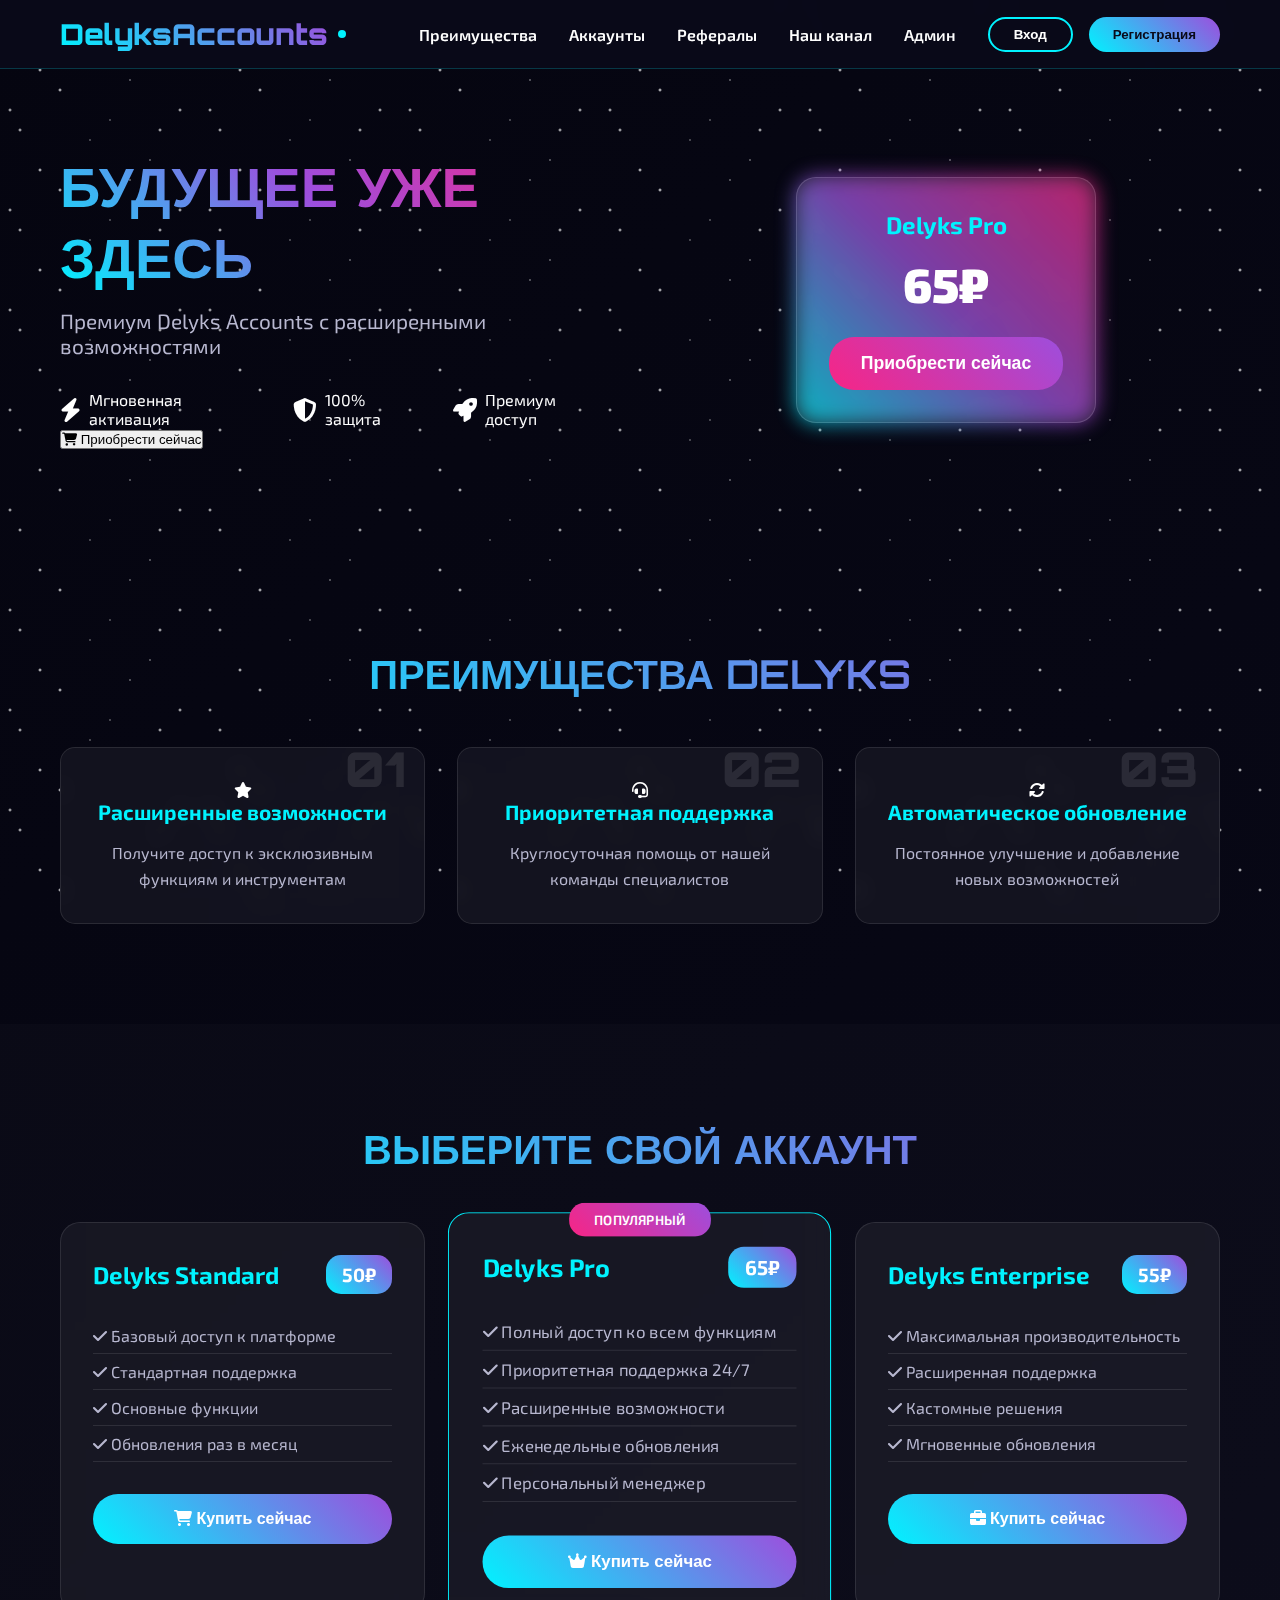
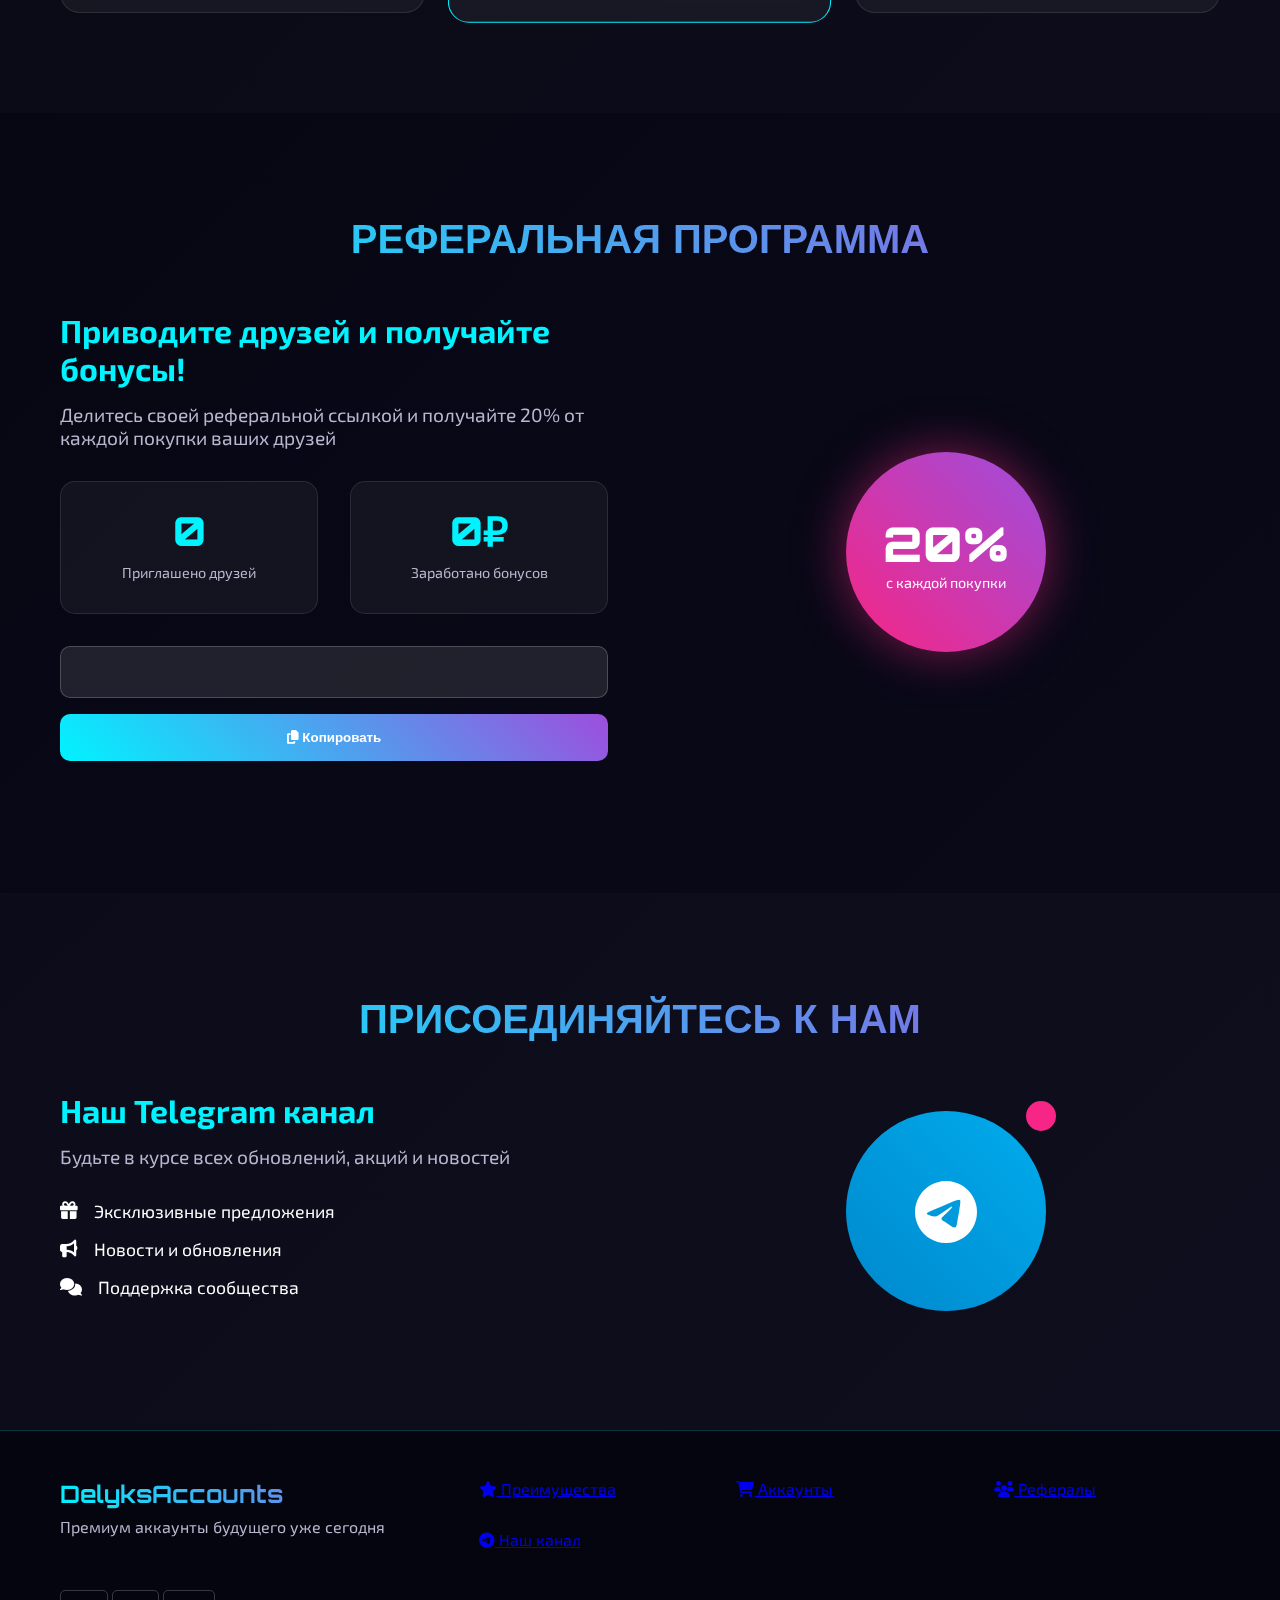
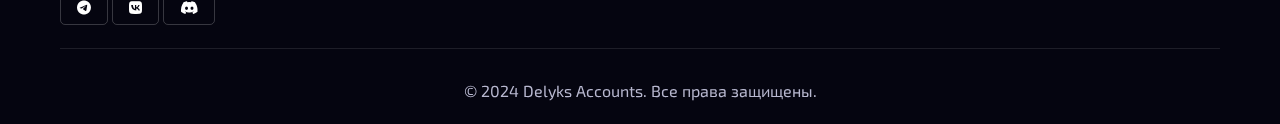
<file: index.html>
<!DOCTYPE html>
<html lang="ru">
<head>
    <meta charset="UTF-8">
    <meta name="viewport" content="width=device-width, initial-scale=1.0">
    <title>Delyks Accounts - Премиум аккаунты будущего</title>
    <link rel="stylesheet" href="css/style.css">
    <link href="https://fonts.googleapis.com/css2?family=Orbitron:wght@400;700;900&family=Exo+2:wght@300;400;600&display=swap" rel="stylesheet">
    <link rel="stylesheet" href="https://cdnjs.cloudflare.com/ajax/libs/font-awesome/6.4.0/css/all.min.css">
</head>
<body>
    <div id="particles-js"></div>
    <div class="stars"></div>
    <div class="comet"></div>
    
    <!-- Mobile Menu Button -->
    <div class="mobile-menu-btn" id="mobileMenuBtn">
        <span></span>
        <span></span>
        <span></span>
    </div>

    <!-- Header -->
    <header class="cosmic-header">
        <div class="container">
            <div class="logo">
                <h1>Delyks<span>Accounts</span></h1>
                <div class="pulse"></div>
            </div>
            <nav class="nav-menu" id="navMenu">
                <a href="#features" class="nav-link">Преимущества</a>
                <a href="#products" class="nav-link">Аккаунты</a>
                <a href="#referral" class="nav-link">Рефералы</a>
                <a href="#channel" class="nav-link">Наш канал</a>
                <a href="#" class="nav-link" id="admin-access">Админ</a>
                <div class="auth-buttons" id="authButtons">
                    <button class="btn-login" id="loginBtn">Вход</button>
                    <button class="btn-register" id="registerBtn">Регистрация</button>
                </div>
            </nav>
        </div>
    </header>

    <!-- Hero Section -->
    <section class="hero">
        <div class="container">
            <div class="hero-content">
                <div class="hero-text">
                    <h2 class="glowing-text">БУДУЩЕЕ <span>УЖЕ ЗДЕСЬ</span></h2>
                    <p class="hero-subtitle">Премиум Delyks Accounts с расширенными возможностями</p>
                    <div class="hero-features">
                        <div class="feature-item">
                            <div class="feature-icon"><i class="fas fa-bolt"></i></div>
                            <span>Мгновенная активация</span>
                        </div>
                        <div class="feature-item">
                            <div class="feature-icon"><i class="fas fa-shield-alt"></i></div>
                            <span>100% защита</span>
                        </div>
                        <div class="feature-item">
                            <div class="feature-icon"><i class="fas fa-rocket"></i></div>
                            <span>Премиум доступ</span>
                        </div>
                    </div>
                    <button class="btn-buy-mobile" id="heroBuyBtnMobile">
                        <i class="fas fa-shopping-cart"></i>
                        Приобрести сейчас
                    </button>
                </div>
                <div class="hero-visual">
                    <div class="floating-card">
                        <div class="card-glow"></div>
                        <h3>Delyks Pro</h3>
                        <div class="price">65₽</div>
                        <button class="btn-buy" id="heroBuyBtn">Приобрести сейчас</button>
                    </div>
                </div>
            </div>
        </div>
    </section>

    <!-- Features Section -->
    <section id="features" class="features">
        <div class="container">
            <h2 class="section-title">ПРЕИМУЩЕСТВА DELYKS</h2>
            <div class="features-grid">
                <div class="feature-card">
                    <div class="feature-number">01</div>
                    <div class="feature-icon-card"><i class="fas fa-star"></i></div>
                    <h3>Расширенные возможности</h3>
                    <p>Получите доступ к эксклюзивным функциям и инструментам</p>
                </div>
                <div class="feature-card">
                    <div class="feature-number">02</div>
                    <div class="feature-icon-card"><i class="fas fa-headset"></i></div>
                    <h3>Приоритетная поддержка</h3>
                    <p>Круглосуточная помощь от нашей команды специалистов</p>
                </div>
                <div class="feature-card">
                    <div class="feature-number">03</div>
                    <div class="feature-icon-card"><i class="fas fa-sync-alt"></i></div>
                    <h3>Автоматическое обновление</h3>
                    <p>Постоянное улучшение и добавление новых возможностей</p>
                </div>
            </div>
        </div>
    </section>

    <!-- Products Section -->
    <section id="products" class="products">
        <div class="container">
            <h2 class="section-title">ВЫБЕРИТЕ СВОЙ АККАУНТ</h2>
            <div class="products-grid">
                <div class="product-card">
                    <div class="card-header">
                        <h3>Delyks Standard</h3>
                        <div class="price-tag">50₽</div>
                    </div>
                    <ul class="features-list">
                        <li><i class="fas fa-check"></i> Базовый доступ к платформе</li>
                        <li><i class="fas fa-check"></i> Стандартная поддержка</li>
                        <li><i class="fas fa-check"></i> Основные функции</li>
                        <li><i class="fas fa-check"></i> Обновления раз в месяц</li>
                    </ul>
                    <button class="btn-buy-product" data-product="standard" data-price="50">
                        <i class="fas fa-shopping-cart"></i>
                        Купить сейчас
                    </button>
                </div>
                
                <div class="product-card featured">
                    <div class="popular-badge">ПОПУЛЯРНЫЙ</div>
                    <div class="card-header">
                        <h3>Delyks Pro</h3>
                        <div class="price-tag">65₽</div>
                    </div>
                    <ul class="features-list">
                        <li><i class="fas fa-check"></i> Полный доступ ко всем функциям</li>
                        <li><i class="fas fa-check"></i> Приоритетная поддержка 24/7</li>
                        <li><i class="fas fa-check"></i> Расширенные возможности</li>
                        <li><i class="fas fa-check"></i> Еженедельные обновления</li>
                        <li><i class="fas fa-check"></i> Персональный менеджер</li>
                    </ul>
                    <button class="btn-buy-product" data-product="pro" data-price="65">
                        <i class="fas fa-crown"></i>
                        Купить сейчас
                    </button>
                </div>
                
                <div class="product-card">
                    <div class="card-header">
                        <h3>Delyks Enterprise</h3>
                        <div class="price-tag">55₽</div>
                    </div>
                    <ul class="features-list">
                        <li><i class="fas fa-check"></i> Максимальная производительность</li>
                        <li><i class="fas fa-check"></i> Расширенная поддержка</li>
                        <li><i class="fas fa-check"></i> Кастомные решения</li>
                        <li><i class="fas fa-check"></i> Мгновенные обновления</li>
                    </ul>
                    <button class="btn-buy-product" data-product="enterprise" data-price="55">
                        <i class="fas fa-briefcase"></i>
                        Купить сейчас
                    </button>
                </div>
            </div>
        </div>
    </section>

    <!-- Referral Section -->
    <section id="referral" class="referral">
        <div class="container">
            <h2 class="section-title">РЕФЕРАЛЬНАЯ ПРОГРАММА</h2>
            <div class="referral-content">
                <div class="referral-info">
                    <h3>Приводите друзей и получайте бонусы!</h3>
                    <p>Делитесь своей реферальной ссылкой и получайте 20% от каждой покупки ваших друзей</p>
                    <div class="referral-stats" id="referralStats">
                        <div class="stat-item">
                            <div class="stat-number">0</div>
                            <div class="stat-label">Приглашено друзей</div>
                        </div>
                        <div class="stat-item">
                            <div class="stat-number">0₽</div>
                            <div class="stat-label">Заработано бонусов</div>
                        </div>
                    </div>
                    <div class="referral-link-container">
                        <input type="text" id="referralLink" readonly class="referral-input">
                        <button class="btn-copy" id="copyReferralBtn">
                            <i class="fas fa-copy"></i>
                            Копировать
                        </button>
                    </div>
                </div>
                <div class="referral-visual">
                    <div class="bonus-circle">
                        <div class="bonus-text">20%</div>
                        <div class="bonus-label">с каждой покупки</div>
                    </div>
                </div>
            </div>
        </div>
    </section>

    <!-- Channel Section -->
    <section id="channel" class="channel">
        <div class="container">
            <h2 class="section-title">ПРИСОЕДИНЯЙТЕСЬ К НАМ</h2>
            <div class="channel-content">
                <div class="channel-info">
                    <h3>Наш Telegram канал</h3>
                    <p>Будьте в курсе всех обновлений, акций и новостей</p>
                    <div class="channel-features">
                        <div class="channel-feature">
                            <i class="fas fa-gift"></i>
                            <span>Эксклюзивные предложения</span>
                        </div>
                        <div class="channel-feature">
                            <i class="fas fa-bullhorn"></i>
                            <span>Новости и обновления</span>
                        </div>
                        <div class="channel-feature">
                            <i class="fas fa-comments"></i>
                            <span>Поддержка сообщества</span>
                        </div>
                    </div>
                    <a href="#" id="channelLink" class="btn-channel" target="_blank">
                        <i class="fab fa-telegram"></i>
                        ПЕРЕЙТИ В КАНАЛ
                    </a>
                </div>
                <div class="channel-visual">
                    <div class="telegram-icon">
                        <div class="tg-logo"><i class="fab fa-telegram"></i></div>
                        <div class="signal"></div>
                    </div>
                </div>
            </div>
        </div>
    </section>

    <!-- Footer -->
    <footer class="cosmic-footer">
        <div class="container">
            <div class="footer-content">
                <div class="footer-logo">
                    <h3>Delyks<span>Accounts</span></h3>
                    <p>Премиум аккаунты будущего уже сегодня</p>
                </div>
                <div class="footer-links">
                    <a href="#features"><i class="fas fa-star"></i> Преимущества</a>
                    <a href="#products"><i class="fas fa-shopping-cart"></i> Аккаунты</a>
                    <a href="#referral"><i class="fas fa-users"></i> Рефералы</a>
                    <a href="#channel"><i class="fab fa-telegram"></i> Наш канал</a>
                </div>
                <div class="footer-social">
                    <a href="#" class="social-link"><i class="fab fa-telegram"></i></a>
                    <a href="#" class="social-link"><i class="fab fa-vk"></i></a>
                    <a href="#" class="social-link"><i class="fab fa-discord"></i></a>
                </div>
            </div>
            <div class="footer-bottom">
                <p>&copy; 2024 Delyks Accounts. Все права защищены.</p>
            </div>
        </div>
    </footer>

    <!-- Auth Modals -->
    <div id="loginModal" class="modal">
        <div class="modal-content cosmic-modal">
            <span class="close">&times;</span>
            <h2><i class="fas fa-sign-in-alt"></i> ВХОД В СИСТЕМУ</h2>
            <form id="loginForm">
                <div class="input-group">
                    <i class="fas fa-envelope"></i>
                    <input type="email" placeholder="Email" required>
                </div>
                <div class="input-group">
                    <i class="fas fa-lock"></i>
                    <input type="password" placeholder="Пароль" required>
                </div>
                <button type="submit">
                    <i class="fas fa-sign-in-alt"></i>
                    ВОЙТИ
                </button>
            </form>
        </div>
    </div>

    <div id="registerModal" class="modal">
        <div class="modal-content cosmic-modal">
            <span class="close">&times;</span>
            <h2><i class="fas fa-user-plus"></i> РЕГИСТРАЦИЯ</h2>
            <form id="registerForm">
                <div class="input-group">
                    <i class="fas fa-user"></i>
                    <input type="text" placeholder="Имя" required>
                </div>
                <div class="input-group">
                    <i class="fas fa-envelope"></i>
                    <input type="email" placeholder="Email" required>
                </div>
                <div class="input-group">
                    <i class="fas fa-lock"></i>
                    <input type="password" placeholder="Пароль" required>
                </div>
                <div class="form-group">
                    <label><i class="fas fa-user-friends"></i> Реферальный код (если есть):</label>
                    <div class="input-group">
                        <i class="fas fa-tag"></i>
                        <input type="text" id="referralCodeInput" placeholder="Введите код друга">
                    </div>
                </div>
                <button type="submit">
                    <i class="fas fa-user-plus"></i>
                    ЗАРЕГИСТРИРОВАТЬСЯ
                </button>
            </form>
        </div>
    </div>

    <!-- Purchase Modal -->
    <div id="purchaseModal" class="modal">
        <div class="modal-content cosmic-modal">
            <span class="close">&times;</span>
            <h2 id="purchaseTitle"><i class="fas fa-shopping-cart"></i> ОФОРМЛЕНИЕ ПОКУПКИ</h2>
            <div class="purchase-info">
                <div class="selected-product">
                    <h3 id="selectedProductName">Delyks Pro</h3>
                    <div class="product-price">
                        <span id="originalPrice" class="original-price">65₽</span>
                        <span id="selectedProductPrice" class="final-price">65₽</span>
                    </div>
                </div>
                
                <!-- Promo Code Section -->
                <div class="promo-section">
                    <div class="form-group">
                        <label><i class="fas fa-ticket-alt"></i> Промокод:</label>
                        <div class="promo-input-group">
                            <input type="text" id="promoCodeInput" placeholder="Введите промокод">
                            <button type="button" id="applyPromoBtn">Применить</button>
                        </div>
                        <div id="promoMessage" class="promo-message"></div>
                    </div>
                </div>

                <div class="card-info">
                    <h3><i class="fas fa-credit-card"></i> Переведите <span id="paymentAmount">65₽</span> на карту:</h3>
                    <div class="card-number">2204 3204 9941 5372</div>
                    <p>После оплаты прикрепите скриншот перевода</p>
                </div>
                <form id="paymentForm">
                    <div class="form-group">
                        <label><i class="fas fa-image"></i> Скриншот перевода:</label>
                        <input type="file" id="screenshot" accept="image/*" required>
                    </div>
                    <div class="form-group">
                        <label><i class="fab fa-telegram"></i> Ваш Telegram username:</label>
                        <div class="input-group">
                            <i class="fas fa-at"></i>
                            <input type="text" id="telegramUsername" placeholder="@username" required>
                        </div>
                    </div>
                    <button type="submit">
                        <i class="fas fa-paper-plane"></i>
                        ОТПРАВИТЬ ДАННЫЕ
                    </button>
                </form>
            </div>
        </div>
    </div>

    <!-- Admin Access Modal -->
    <div id="adminAccessModal" class="modal">
        <div class="modal-content cosmic-modal">
            <span class="close">&times;</span>
            <h2><i class="fas fa-lock"></i> ДОСТУП К АДМИН ПАНЕЛИ</h2>
            <form id="adminAccessForm">
                <div class="input-group">
                    <i class="fas fa-key"></i>
                    <input type="text" id="adminPasswordInput" placeholder="Введите код доступа" required>
                </div>
                <button type="submit">
                    <i class="fas fa-check"></i>
                    ПОДТВЕРДИТЬ
                </button>
            </form>
            <div class="password-hint">
                <p><i class="fas fa-info-circle"></i> Подсказка: пароль чувствителен к регистру</p>
            </div>
        </div>
    </div>

    <!-- User Profile Modal -->
    <div id="profileModal" class="modal">
        <div class="modal-content cosmic-modal">
            <span class="close">&times;</span>
            <h2><i class="fas fa-user"></i> ВАШ ПРОФИЛЬ</h2>
            <div class="profile-info">
                <div class="profile-stats">
                    <div class="profile-stat">
                        <span class="stat-label">Рефералов:</span>
                        <span class="stat-value" id="profileReferrals">0</span>
                    </div>
                    <div class="profile-stat">
                        <span class="stat-label">Заработано:</span>
                        <span class="stat-value" id="profileEarnings">0₽</span>
                    </div>
                </div>
                <div class="referral-link-container">
                    <label><i class="fas fa-link"></i> Ваша реферальная ссылка:</label>
                    <input type="text" id="profileReferralLink" readonly class="referral-input">
                    <button class="btn-copy" id="copyProfileReferralBtn">
                        <i class="fas fa-copy"></i>
                        Копировать
                    </button>
                </div>
            </div>
        </div>
    </div>

    <!-- Mobile Navigation Overlay -->
    <div class="mobile-nav-overlay" id="mobileNavOverlay"></div>

    <script src="js/particles.js"></script>
    <script src="js/main.js"></script>
</body>
</html>
</file>
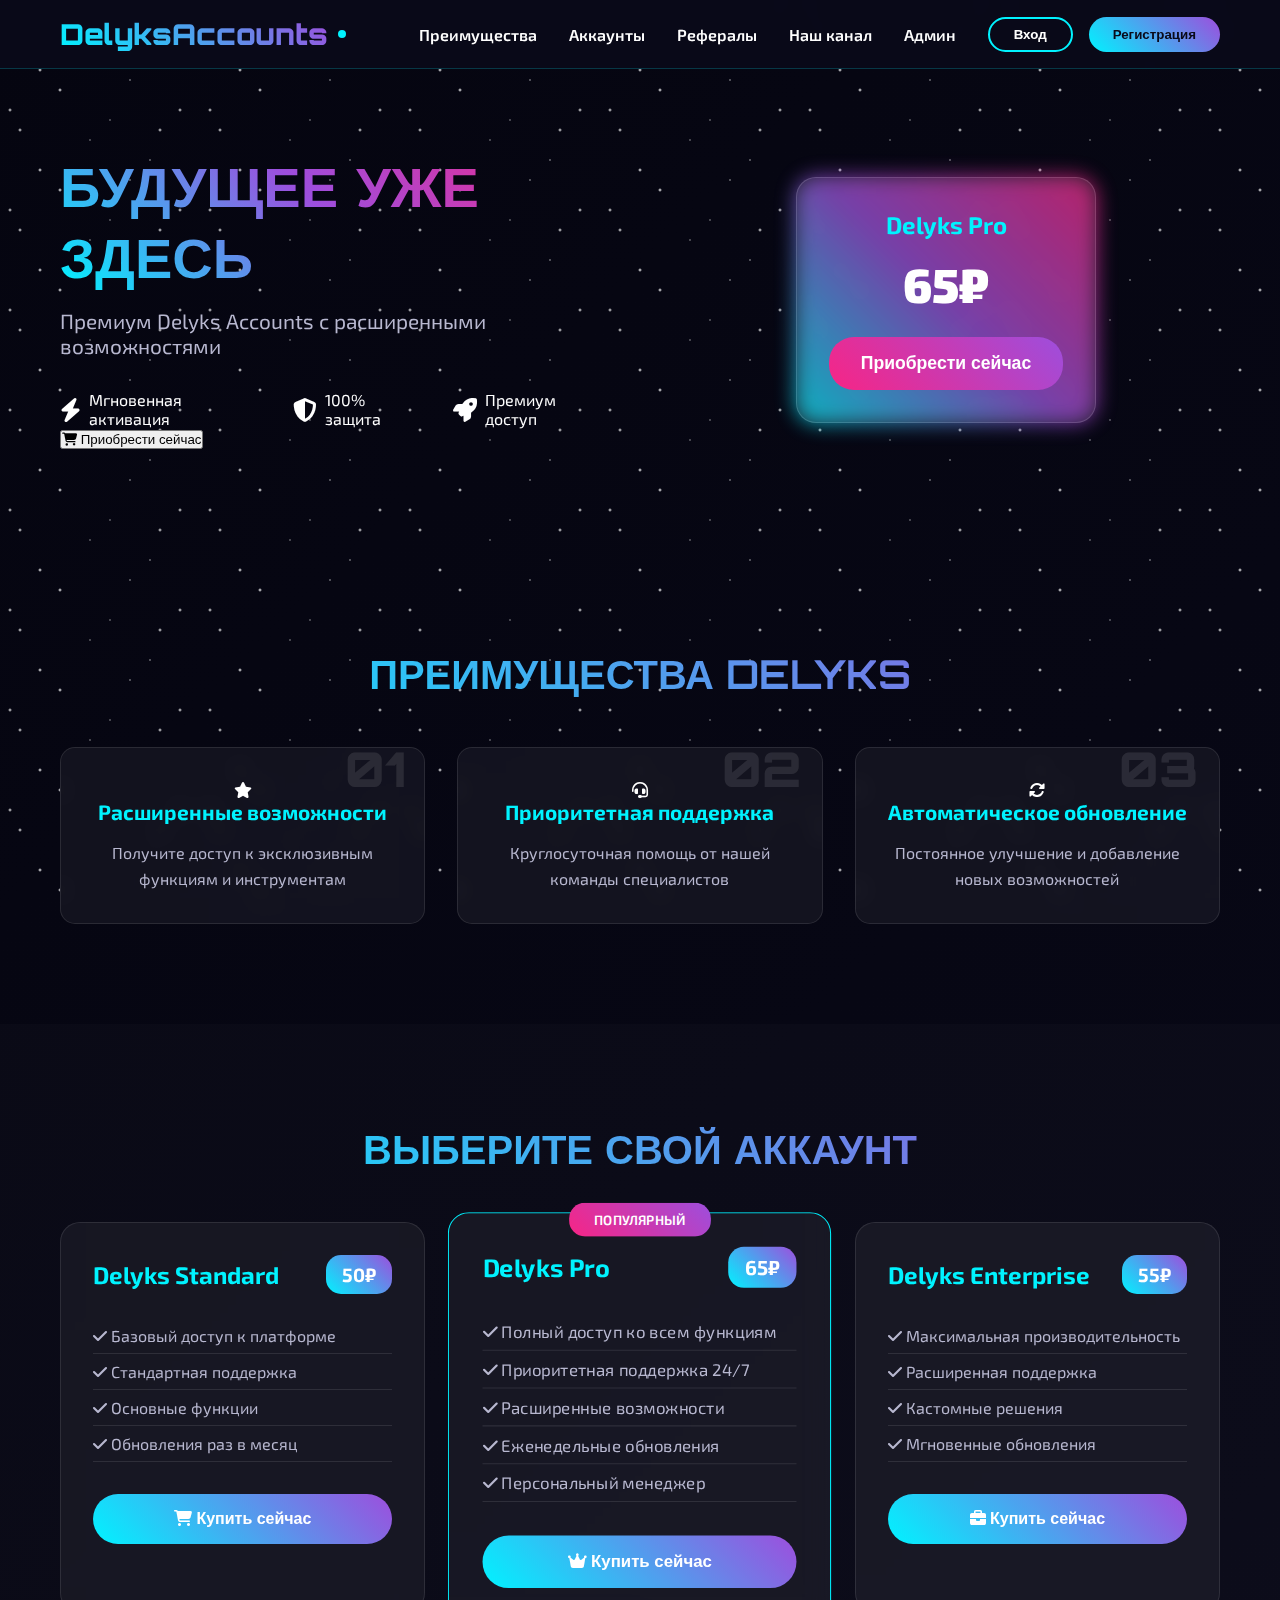
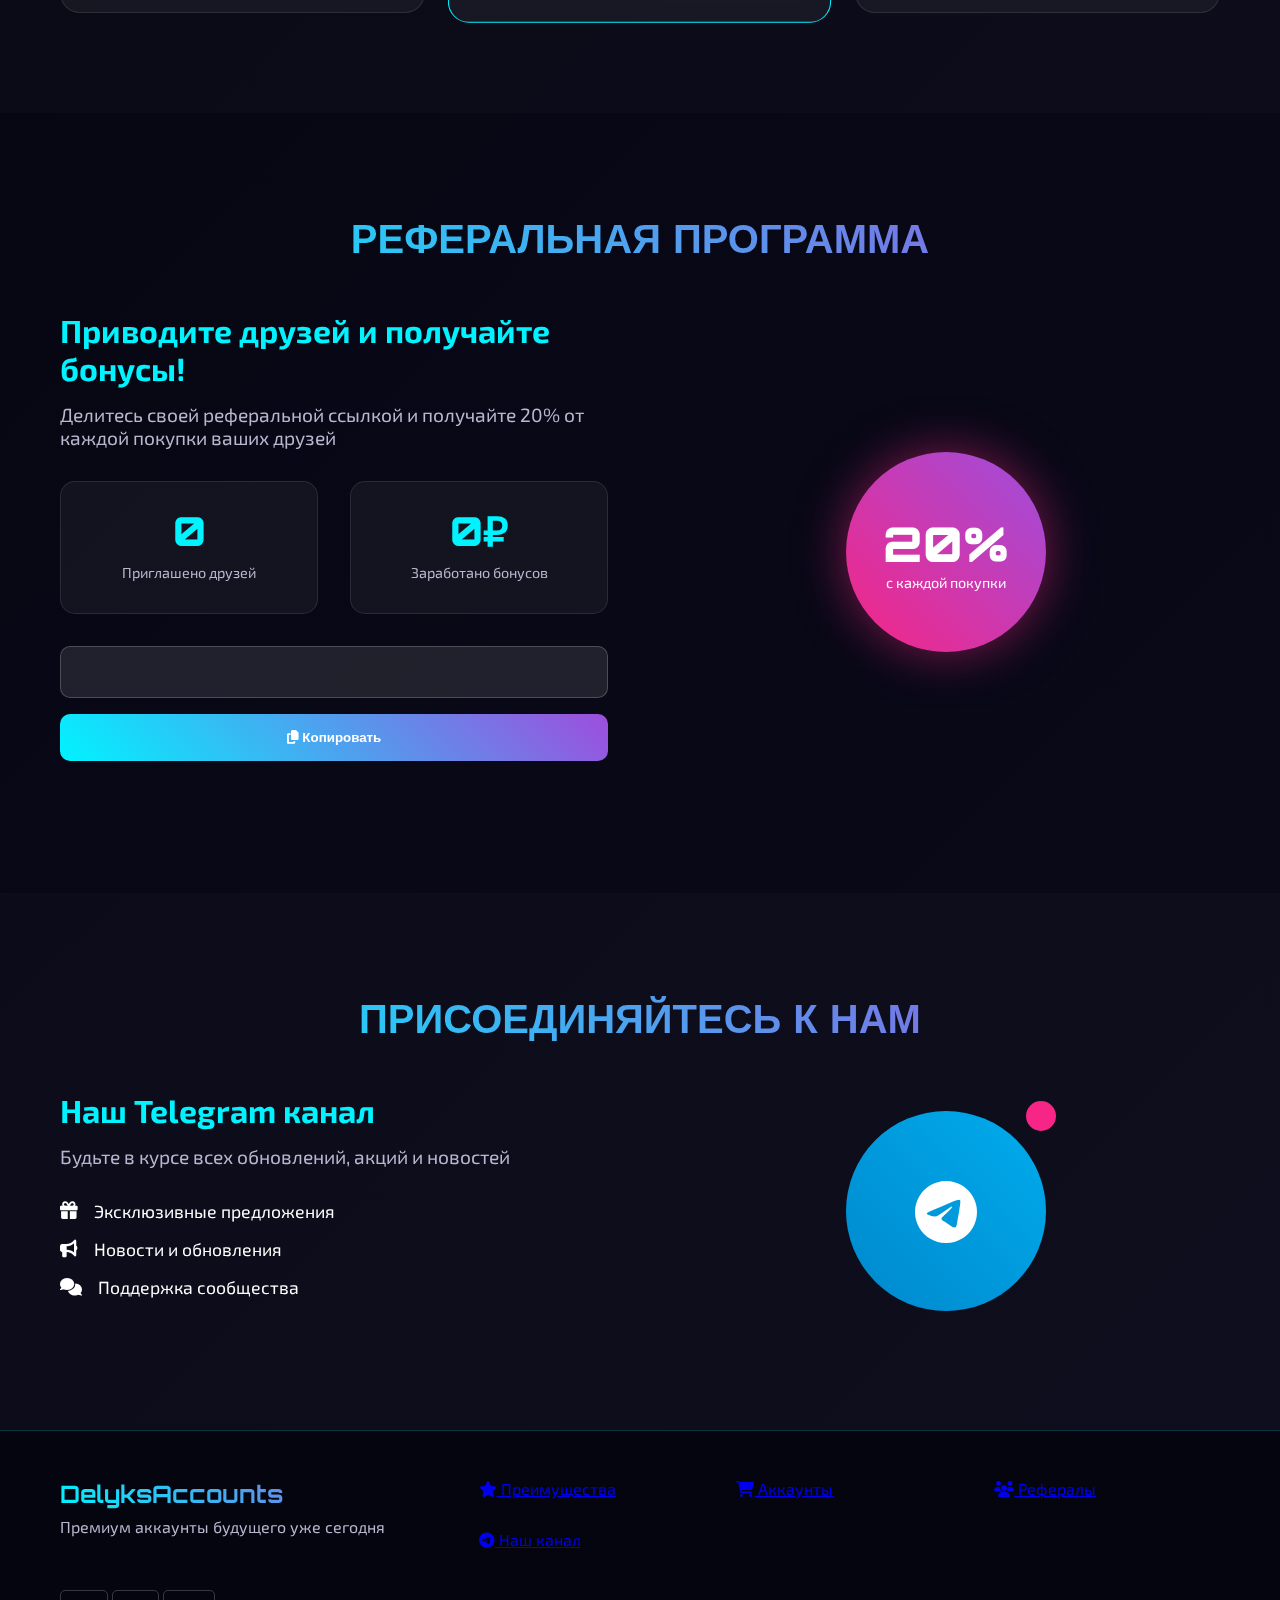
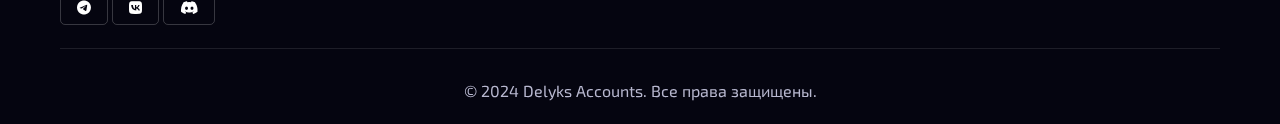
<file: admin.html>
<!DOCTYPE html>
<html lang="ru">
<head>
    <meta charset="UTF-8">
    <meta name="viewport" content="width=device-width, initial-scale=1.0">
    <title>Admin Panel - Delyks Accounts</title>
    <link rel="stylesheet" href="css/admin.css">
    <link href="https://fonts.googleapis.com/css2?family=Orbitron:wght@400;700;900&family=Exo+2:wght@300;400;600&display=swap" rel="stylesheet">
    <link rel="stylesheet" href="https://cdnjs.cloudflare.com/ajax/libs/font-awesome/6.4.0/css/all.min.css">
</head>
<body>
    <div id="particles-js"></div>
    <div class="stars"></div>
    
    <div class="admin-container">
        <header class="admin-header">
            <h1>Панель управления <span>Delyks Accounts</span></h1>
            <button id="logoutAdmin" class="btn-logout">
                <i class="fas fa-sign-out-alt"></i>
                Выйти
            </button>
        </header>

        <!-- Settings Section -->
        <div class="admin-settings">
            <h2><i class="fas fa-cog"></i> Настройки сайта</h2>
            <div class="settings-grid">
                <div class="setting-card">
                    <h3><i class="fab fa-telegram"></i> Ссылка на Telegram канал</h3>
                    <div class="setting-form">
                        <input type="text" id="channelLinkInput" placeholder="https://t.me/your_channel">
                        <button onclick="saveChannelLink()">Сохранить ссылку</button>
                    </div>
                    <p class="setting-description">Эта ссылка будет отображаться на главной странице</p>
                </div>
                
                <div class="setting-card">
                    <h3><i class="fas fa-tags"></i> Цены на аккаунты</h3>
                    <div class="price-settings">
                        <div class="price-input">
                            <label>Standard:</label>
                            <input type="number" id="priceStandard" value="50" min="1">
                            <span>₽</span>
                        </div>
                        <div class="price-input">
                            <label>Pro:</label>
                            <input type="number" id="pricePro" value="65" min="1">
                            <span>₽</span>
                        </div>
                        <div class="price-input">
                            <label>Enterprise:</label>
                            <input type="number" id="priceEnterprise" value="55" min="1">
                            <span>₽</span>
                        </div>
                    </div>
                    <button onclick="savePrices()" class="btn-save-prices">Сохранить цены</button>
                </div>

                <div class="setting-card">
                    <h3><i class="fas fa-users"></i> Настройки реферальной программы</h3>
                    <div class="referral-settings">
                        <div class="setting-form">
                            <label>Реферальный процент (%):</label>
                            <input type="number" id="referralPercent" value="20" min="0" max="100">
                        </div>
                        <button onclick="saveReferralSettings()" class="btn-save-prices">Сохранить настройки</button>
                    </div>
                </div>

                <div class="setting-card">
                    <h3><i class="fas fa-shield-alt"></i> Настройки безопасности</h3>
                    <div class="security-settings">
                        <div class="security-info">
                            <p><strong>Текущий пароль:</strong> 2561Art</p>
                            <p class="security-note">Пароль чувствителен к регистру. Для смены пароля необходимо обновить код в файле main.js</p>
                        </div>
                    </div>
                </div>
            </div>
        </div>

        <!-- Promo Codes Management -->
        <div class="admin-settings">
            <h2><i class="fas fa-ticket-alt"></i> Управление промокодами</h2>
            <div class="promo-management">
                <div class="promo-form">
                    <h3>Создать промокод</h3>
                    <div class="form-row">
                        <input type="text" id="newPromoCode" placeholder="Код промокода" maxlength="20">
                        <input type="number" id="newPromoDiscount" placeholder="Скидка %" min="1" max="100">
                        <input type="number" id="newPromoUses" placeholder="Кол-во использований" min="1" value="1">
                        <button onclick="createPromoCode()" class="btn-create-promo">Создать</button>
                    </div>
                </div>
                
                <div class="promo-list-container">
                    <h3>Активные промокоды</h3>
                    <div class="promo-list" id="promoList">
                        <!-- Promo codes will be loaded here -->
                    </div>
                </div>
            </div>
        </div>

        <!-- Statistics -->
        <div class="admin-stats">
            <div class="stat-card">
                <h3>Всего заказов</h3>
                <div class="stat-number" id="totalOrders">0</div>
            </div>
            <div class="stat-card">
                <h3>Ожидают проверки</h3>
                <div class="stat-number" id="pendingOrders">0</div>
            </div>
            <div class="stat-card">
                <h3>Выполнено</h3>
                <div class="stat-number" id="completedOrders">0</div>
            </div>
            <div class="stat-card">
                <h3>Общая выручка</h3>
                <div class="stat-number" id="totalRevenue">0₽</div>
            </div>
            <div class="stat-card">
                <h3>Активных промокодов</h3>
                <div class="stat-number" id="activePromos">0</div>
            </div>
            <div class="stat-card">
                <h3>Всего рефералов</h3>
                <div class="stat-number" id="totalReferrals">0</div>
            </div>
        </div>

        <!-- Orders Section -->
        <div class="orders-section">
            <h2><i class="fas fa-shopping-cart"></i> Последние заказы</h2>
            <div class="orders-table-container">
                <table class="orders-table">
                    <thead>
                        <tr>
                            <th>ID</th>
                            <th>Продукт</th>
                            <th>Цена</th>
                            <th>Промокод</th>
                            <th>Telegram</th>
                            <th>Реферал</th>
                            <th>Дата</th>
                            <th>Статус</th>
                            <th>Скриншот</th>
                            <th>Действия</th>
                        </tr>
                    </thead>
                    <tbody id="ordersTableBody">
                        <!-- Orders will be populated here -->
                    </tbody>
                </table>
            </div>
        </div>

        <!-- Users Section -->
        <div class="admin-settings">
            <h2><i class="fas fa-users"></i> Пользователи и рефералы</h2>
            <div class="users-table-container">
                <table class="users-table">
                    <thead>
                        <tr>
                            <th>ID</th>
                            <th>Имя</th>
                            <th>Email</th>
                            <th>Реферальный код</th>
                            <th>Пригласил</th>
                            <th>Рефералов</th>
                            <th>Заработано</th>
                            <th>Дата регистрации</th>
                        </tr>
                    </thead>
                    <tbody id="usersTableBody">
                        <!-- Users will be populated here -->
                    </tbody>
                </table>
            </div>
        </div>
    </div>

    <!-- Screenshot Modal -->
    <div class="screenshot-modal" id="screenshotModal">
        <div class="screenshot-modal-content">
            <span class="close-screenshot">&times;</span>
            <div class="screenshot-loading" id="screenshotLoading">
                <i class="fas fa-spinner fa-spin"></i>
                <p>Загрузка скриншота...</p>
            </div>
            <img id="screenshotImage" src="" alt="Screenshot" style="display: none;">
            <div class="screenshot-info">
                <p><strong>Продукт:</strong> <span id="screenshotProduct"></span></p>
                <p><strong>Цена:</strong> <span id="screenshotPrice"></span></p>
                <p><strong>Промокод:</strong> <span id="screenshotPromo"></span></p>
                <p><strong>Telegram:</strong> <span id="screenshotTelegram"></span></p>
                <p><strong>Дата:</strong> <span id="screenshotDate"></span></p>
            </div>
        </div>
    </div>

    <script src="js/particles.js"></script>
    <script src="js/admin.js"></script>
</body>
</html>
</file>
<file: css/style.css>
* {
    margin: 0;
    padding: 0;
    box-sizing: border-box;
}

:root {
    --primary: #00f3ff;
    --secondary: #9d4edd;
    --accent: #f72585;
    --dark: #0a0a1a;
    --darker: #050510;
    --text: #ffffff;
    --text-secondary: #b8b8d0;
    --success: #4cc9f0;
    --warning: #ffd166;
    --error: #ef476f;
}

body {
    font-family: 'Exo 2', sans-serif;
    background: linear-gradient(135deg, var(--darker) 0%, var(--dark) 100%);
    color: var(--text);
    overflow-x: hidden;
    min-height: 100vh;
}

#particles-js {
    position: fixed;
    width: 100%;
    height: 100%;
    top: 0;
    left: 0;
    z-index: -2;
}

/* Stars Background */
.stars {
    position: fixed;
    top: 0;
    left: 0;
    width: 100%;
    height: 100%;
    z-index: -1;
}

.stars::before, .stars::after {
    content: '';
    position: absolute;
    top: 0;
    left: 0;
    width: 100%;
    height: 100%;
    background-image: 
        radial-gradient(2px 2px at 20px 30px, #eee, transparent),
        radial-gradient(2px 2px at 40px 70px, #fff, transparent),
        radial-gradient(1px 1px at 90px 40px, #ddd, transparent),
        radial-gradient(1px 1px at 130px 80px, #fff, transparent),
        radial-gradient(2px 2px at 160px 30px, #eee, transparent);
    background-repeat: repeat;
    background-size: 200px 100px;
    animation: starsMove 100s linear infinite;
}

.stars::after {
    background-image: 
        radial-gradient(2px 2px at 10px 10px, #eee, transparent),
        radial-gradient(2px 2px at 60px 90px, #fff, transparent),
        radial-gradient(1px 1px at 110px 20px, #ddd, transparent),
        radial-gradient(1px 1px at 150px 60px, #fff, transparent),
        radial-gradient(2px 2px at 180px 10px, #eee, transparent);
    animation-direction: reverse;
    animation-duration: 80s;
}

@keyframes starsMove {
    from { transform: translateY(0); }
    to { transform: translateY(-100px); }
}

/* Comet Animation */
.comet {
    position: fixed;
    top: 0;
    right: -100px;
    width: 4px;
    height: 4px;
    background: linear-gradient(45deg, var(--primary), transparent);
    border-radius: 50%;
    box-shadow: 
        0 0 10px 2px var(--primary),
        0 0 20px 4px var(--primary),
        0 0 30px 6px var(--primary);
    animation: cometFly 15s linear infinite;
    z-index: -1;
}

.comet::before {
    content: '';
    position: absolute;
    top: 0;
    left: -100px;
    width: 100px;
    height: 2px;
    background: linear-gradient(90deg, transparent, var(--primary));
}

@keyframes cometFly {
    0% {
        transform: translate(0, 0) rotate(45deg);
        opacity: 1;
    }
    10% {
        opacity: 1;
    }
    100% {
        transform: translate(-200vw, 200vh) rotate(45deg);
        opacity: 0;
    }
}

.container {
    max-width: 1200px;
    margin: 0 auto;
    padding: 0 20px;
}

/* Header Styles */
.cosmic-header {
    background: rgba(10, 10, 26, 0.9);
    backdrop-filter: blur(10px);
    border-bottom: 1px solid rgba(0, 243, 255, 0.2);
    position: fixed;
    width: 100%;
    top: 0;
    z-index: 1000;
}

.cosmic-header .container {
    display: flex;
    justify-content: space-between;
    align-items: center;
    padding: 1rem 20px;
}

.logo {
    display: flex;
    align-items: center;
    position: relative;
}

.logo h1 {
    font-family: 'Orbitron', sans-serif;
    font-size: 1.8rem;
    font-weight: 900;
    background: linear-gradient(45deg, var(--primary), var(--secondary));
    -webkit-background-clip: text;
    -webkit-text-fill-color: transparent;
    background-clip: text;
}

.logo span {
    color: var(--accent);
}

.pulse {
    width: 8px;
    height: 8px;
    background: var(--primary);
    border-radius: 50%;
    margin-left: 10px;
    animation: pulse 2s infinite;
}

@keyframes pulse {
    0% { transform: scale(1); opacity: 1; }
    50% { transform: scale(1.5); opacity: 0.5; }
    100% { transform: scale(1); opacity: 1; }
}

.nav-menu {
    display: flex;
    align-items: center;
    gap: 2rem;
}

.nav-link {
    color: var(--text);
    text-decoration: none;
    font-weight: 600;
    transition: all 0.3s ease;
    position: relative;
}

.nav-link:hover {
    color: var(--primary);
}

.nav-link::after {
    content: '';
    position: absolute;
    bottom: -5px;
    left: 0;
    width: 0;
    height: 2px;
    background: var(--primary);
    transition: width 0.3s ease;
}

.nav-link:hover::after {
    width: 100%;
}

.auth-buttons {
    display: flex;
    gap: 1rem;
}

.btn-login, .btn-register {
    padding: 0.5rem 1.5rem;
    border: none;
    border-radius: 25px;
    font-weight: 600;
    cursor: pointer;
    transition: all 0.3s ease;
}

.btn-login {
    background: transparent;
    color: var(--text);
    border: 2px solid var(--primary);
}

.btn-register {
    background: linear-gradient(45deg, var(--primary), var(--secondary));
    color: var(--dark);
}

.btn-login:hover {
    background: var(--primary);
    color: var(--dark);
}

.btn-register:hover {
    transform: translateY(-2px);
    box-shadow: 0 5px 15px rgba(0, 243, 255, 0.4);
}

/* Hero Section */
.hero {
    padding: 150px 0 100px;
    position: relative;
}

.hero-content {
    display: grid;
    grid-template-columns: 1fr 1fr;
    gap: 4rem;
    align-items: center;
}

.hero-text h2 {
    font-family: 'Orbitron', sans-serif;
    font-size: 3.5rem;
    font-weight: 900;
    margin-bottom: 1rem;
}

.glowing-text {
    background: linear-gradient(45deg, var(--primary), var(--secondary), var(--accent));
    -webkit-background-clip: text;
    -webkit-text-fill-color: transparent;
    background-clip: text;
    animation: glow 3s ease-in-out infinite alternate;
}

@keyframes glow {
    from { text-shadow: 0 0 20px rgba(0, 243, 255, 0.5); }
    to { text-shadow: 0 0 30px rgba(157, 78, 221, 0.8), 0 0 40px rgba(247, 37, 133, 0.6); }
}

.hero-subtitle {
    font-size: 1.3rem;
    color: var(--text-secondary);
    margin-bottom: 2rem;
}

.hero-features {
    display: flex;
    gap: 2rem;
}

.feature-item {
    display: flex;
    align-items: center;
    gap: 0.5rem;
}

.feature-icon {
    font-size: 1.5rem;
}

.hero-visual {
    position: relative;
    display: flex;
    justify-content: center;
}

.floating-card {
    background: rgba(255, 255, 255, 0.1);
    backdrop-filter: blur(10px);
    border: 1px solid rgba(255, 255, 255, 0.2);
    border-radius: 20px;
    padding: 2rem;
    text-align: center;
    position: relative;
    animation: float 6s ease-in-out infinite;
}

@keyframes float {
    0%, 100% { transform: translateY(0px); }
    50% { transform: translateY(-20px); }
}

.card-glow {
    position: absolute;
    top: -2px;
    left: -2px;
    right: -2px;
    bottom: -2px;
    background: linear-gradient(45deg, var(--primary), var(--secondary), var(--accent));
    border-radius: 22px;
    z-index: -1;
    opacity: 0.7;
    filter: blur(10px);
}

.floating-card h3 {
    font-size: 1.5rem;
    margin-bottom: 1rem;
    color: var(--primary);
}

.price {
    font-size: 3rem;
    font-weight: 900;
    color: var(--text);
    margin-bottom: 1.5rem;
}

.btn-buy {
    background: linear-gradient(45deg, var(--accent), var(--secondary));
    color: white;
    border: none;
    padding: 1rem 2rem;
    border-radius: 25px;
    font-size: 1.1rem;
    font-weight: 600;
    cursor: pointer;
    transition: all 0.3s ease;
    width: 100%;
}

.btn-buy:hover {
    transform: translateY(-3px);
    box-shadow: 0 10px 25px rgba(247, 37, 133, 0.4);
}

/* About Section */
.about {
    padding: 100px 0;
    background: rgba(255, 255, 255, 0.02);
}

.about-content {
    display: grid;
    grid-template-columns: 1fr 1fr;
    gap: 4rem;
    align-items: start;
}

.about-text h3 {
    font-size: 2rem;
    color: var(--primary);
    margin-bottom: 1.5rem;
}

.about-text p {
    font-size: 1.1rem;
    line-height: 1.6;
    color: var(--text-secondary);
    margin-bottom: 2rem;
}

.about-stats {
    display: grid;
    grid-template-columns: repeat(3, 1fr);
    gap: 2rem;
    margin: 2rem 0;
}

.about-stat {
    text-align: center;
    padding: 1.5rem;
    background: rgba(255, 255, 255, 0.05);
    border-radius: 15px;
    border: 1px solid rgba(255, 255, 255, 0.1);
}

.about-stat .stat-number {
    font-family: 'Orbitron', sans-serif;
    font-size: 2rem;
    font-weight: 900;
    color: var(--primary);
    margin-bottom: 0.5rem;
}

.about-stat .stat-label {
    color: var(--text-secondary);
    font-size: 0.9rem;
}

.mission-vision {
    display: grid;
    gap: 2rem;
    margin-top: 2rem;
}

.mission, .vision {
    padding: 1.5rem;
    background: rgba(255, 255, 255, 0.05);
    border-radius: 15px;
    border: 1px solid rgba(255, 255, 255, 0.1);
}

.mission h4, .vision h4 {
    color: var(--primary);
    margin-bottom: 1rem;
    font-size: 1.2rem;
}

.about-visual {
    display: flex;
    justify-content: center;
}

.company-timeline {
    display: flex;
    flex-direction: column;
    gap: 2rem;
}

.timeline-item {
    display: flex;
    align-items: start;
    gap: 1rem;
    padding: 1.5rem;
    background: rgba(255, 255, 255, 0.05);
    border-radius: 15px;
    border: 1px solid rgba(255, 255, 255, 0.1);
}

.timeline-year {
    background: linear-gradient(45deg, var(--primary), var(--secondary));
    color: white;
    padding: 0.5rem 1rem;
    border-radius: 10px;
    font-weight: 700;
    min-width: 80px;
    text-align: center;
}

.timeline-content h5 {
    color: var(--primary);
    margin-bottom: 0.5rem;
    font-size: 1.1rem;
}

.timeline-content p {
    color: var(--text-secondary);
    font-size: 0.9rem;
}

.values-section {
    margin-top: 4rem;
    text-align: center;
}

.values-section h3 {
    font-size: 2rem;
    color: var(--primary);
    margin-bottom: 2rem;
}

.values-grid {
    display: grid;
    grid-template-columns: repeat(auto-fit, minmax(250px, 1fr));
    gap: 2rem;
}

.value-card {
    padding: 2rem;
    background: rgba(255, 255, 255, 0.05);
    border-radius: 15px;
    border: 1px solid rgba(255, 255, 255, 0.1);
    text-align: center;
    transition: all 0.3s ease;
}

.value-card:hover {
    transform: translateY(-5px);
    border-color: var(--primary);
}

.value-icon {
    font-size: 3rem;
    margin-bottom: 1rem;
}

.value-card h4 {
    color: var(--primary);
    margin-bottom: 1rem;
    font-size: 1.2rem;
}

.value-card p {
    color: var(--text-secondary);
    line-height: 1.6;
}

/* Features Section */
.features {
    padding: 100px 0;
}

.section-title {
    font-family: 'Orbitron', sans-serif;
    font-size: 2.5rem;
    text-align: center;
    margin-bottom: 3rem;
    background: linear-gradient(45deg, var(--primary), var(--secondary));
    -webkit-background-clip: text;
    -webkit-text-fill-color: transparent;
    background-clip: text;
}

.features-grid {
    display: grid;
    grid-template-columns: repeat(auto-fit, minmax(350px, 1fr));
    gap: 2rem;
}

.feature-card {
    background: rgba(255, 255, 255, 0.05);
    backdrop-filter: blur(10px);
    border: 1px solid rgba(255, 255, 255, 0.1);
    border-radius: 15px;
    padding: 2rem;
    text-align: center;
    transition: all 0.3s ease;
    position: relative;
    overflow: hidden;
}

.feature-card::before {
    content: '';
    position: absolute;
    top: 0;
    left: -100%;
    width: 100%;
    height: 100%;
    background: linear-gradient(90deg, transparent, rgba(255, 255, 255, 0.1), transparent);
    transition: left 0.5s ease;
}

.feature-card:hover::before {
    left: 100%;
}

.feature-card:hover {
    transform: translateY(-10px);
    border-color: var(--primary);
}

.feature-number {
    font-family: 'Orbitron', sans-serif;
    font-size: 3rem;
    font-weight: 900;
    color: rgba(255, 255, 255, 0.1);
    position: absolute;
    top: -10px;
    right: 20px;
}

.feature-card h3 {
    font-size: 1.3rem;
    margin-bottom: 1rem;
    color: var(--primary);
}

.feature-card p {
    color: var(--text-secondary);
    line-height: 1.6;
}

/* Products Section */
.products {
    padding: 100px 0;
    background: rgba(255, 255, 255, 0.02);
}

.products-grid {
    display: grid;
    grid-template-columns: repeat(auto-fit, minmax(300px, 1fr));
    gap: 2rem;
}

.product-card {
    background: rgba(255, 255, 255, 0.05);
    backdrop-filter: blur(10px);
    border: 1px solid rgba(255, 255, 255, 0.1);
    border-radius: 20px;
    padding: 2rem;
    position: relative;
    transition: all 0.3s ease;
}

.product-card.featured {
    border-color: var(--primary);
    transform: scale(1.05);
}

.popular-badge {
    position: absolute;
    top: -10px;
    left: 50%;
    transform: translateX(-50%);
    background: linear-gradient(45deg, var(--accent), var(--secondary));
    color: white;
    padding: 0.5rem 1.5rem;
    border-radius: 15px;
    font-size: 0.8rem;
    font-weight: 600;
}

.card-header {
    display: flex;
    justify-content: space-between;
    align-items: center;
    margin-bottom: 1.5rem;
}

.card-header h3 {
    font-size: 1.5rem;
    color: var(--primary);
}

.price-tag {
    background: linear-gradient(45deg, var(--primary), var(--secondary));
    color: white;
    padding: 0.5rem 1rem;
    border-radius: 15px;
    font-weight: 700;
    font-size: 1.2rem;
}

.features-list {
    list-style: none;
    margin-bottom: 2rem;
}

.features-list li {
    padding: 0.5rem 0;
    color: var(--text-secondary);
    border-bottom: 1px solid rgba(255, 255, 255, 0.1);
}

.btn-buy-product {
    background: linear-gradient(45deg, var(--primary), var(--secondary));
    color: white;
    border: none;
    padding: 1rem 2rem;
    border-radius: 25px;
    font-size: 1rem;
    font-weight: 600;
    cursor: pointer;
    transition: all 0.3s ease;
    width: 100%;
}

.btn-buy-product:hover {
    transform: translateY(-3px);
    box-shadow: 0 10px 25px rgba(0, 243, 255, 0.4);
}

/* Referral Section */
.referral {
    padding: 100px 0;
}

.referral-content {
    display: grid;
    grid-template-columns: 1fr 1fr;
    gap: 4rem;
    align-items: center;
}

.referral-info h3 {
    font-size: 2rem;
    color: var(--primary);
    margin-bottom: 1rem;
}

.referral-info p {
    font-size: 1.2rem;
    color: var(--text-secondary);
    margin-bottom: 2rem;
}

.referral-stats {
    display: grid;
    grid-template-columns: 1fr 1fr;
    gap: 2rem;
    margin-bottom: 2rem;
}

.stat-item {
    text-align: center;
    padding: 1.5rem;
    background: rgba(255, 255, 255, 0.05);
    border-radius: 15px;
    border: 1px solid rgba(255, 255, 255, 0.1);
}

.stat-number {
    font-family: 'Orbitron', sans-serif;
    font-size: 2.5rem;
    font-weight: 900;
    color: var(--primary);
    margin-bottom: 0.5rem;
}

.stat-label {
    color: var(--text-secondary);
    font-size: 0.9rem;
}

.referral-link-container {
    margin-bottom: 2rem;
}

.referral-input {
    width: 100%;
    padding: 1rem;
    background: rgba(255, 255, 255, 0.1);
    border: 1px solid rgba(255, 255, 255, 0.2);
    border-radius: 10px;
    color: var(--text);
    font-size: 1rem;
    margin-bottom: 1rem;
}

.btn-copy {
    background: linear-gradient(45deg, var(--primary), var(--secondary));
    color: white;
    border: none;
    padding: 1rem 2rem;
    border-radius: 10px;
    font-weight: 600;
    cursor: pointer;
    transition: all 0.3s ease;
    width: 100%;
}

.btn-copy:hover {
    transform: translateY(-2px);
    box-shadow: 0 5px 15px rgba(0, 243, 255, 0.4);
}

.referral-visual {
    display: flex;
    flex-direction: column;
    align-items: center;
    gap: 2rem;
}

.bonus-circle {
    width: 200px;
    height: 200px;
    background: linear-gradient(45deg, var(--accent), var(--secondary));
    border-radius: 50%;
    display: flex;
    flex-direction: column;
    align-items: center;
    justify-content: center;
    animation: pulse 2s infinite;
    box-shadow: 0 0 50px rgba(247, 37, 133, 0.5);
}

.bonus-text {
    font-family: 'Orbitron', sans-serif;
    font-size: 3rem;
    font-weight: 900;
    color: white;
}

.bonus-label {
    color: white;
    font-size: 0.9rem;
    text-align: center;
}

.referral-steps {
    display: flex;
    flex-direction: column;
    gap: 1rem;
}

.step {
    display: flex;
    align-items: center;
    gap: 1rem;
    padding: 1rem;
    background: rgba(255, 255, 255, 0.05);
    border-radius: 10px;
    border: 1px solid rgba(255, 255, 255, 0.1);
}

.step-number {
    background: linear-gradient(45deg, var(--primary), var(--secondary));
    color: white;
    width: 30px;
    height: 30px;
    border-radius: 50%;
    display: flex;
    align-items: center;
    justify-content: center;
    font-weight: 700;
    font-size: 0.9rem;
}

.step p {
    color: var(--text-secondary);
    margin: 0;
}

/* Channel Section */
.channel {
    padding: 100px 0;
    background: rgba(255, 255, 255, 0.02);
}

.channel-content {
    display: grid;
    grid-template-columns: 1fr 1fr;
    gap: 4rem;
    align-items: center;
}

.channel-info h3 {
    font-size: 2rem;
    color: var(--primary);
    margin-bottom: 1rem;
}

.channel-info p {
    font-size: 1.2rem;
    color: var(--text-secondary);
    margin-bottom: 2rem;
}

.channel-features {
    display: flex;
    flex-direction: column;
    gap: 1rem;
    margin-bottom: 2rem;
}

.channel-feature {
    display: flex;
    align-items: center;
    gap: 1rem;
    font-size: 1.1rem;
}

.btn-channel {
    display: inline-block;
    background: linear-gradient(45deg, var(--primary), var(--secondary));
    color: white;
    text-decoration: none;
    padding: 1rem 2rem;
    border-radius: 25px;
    font-weight: 600;
    transition: all 0.3s ease;
}

.btn-channel:hover {
    transform: translateY(-3px);
    box-shadow: 0 10px 25px rgba(0, 243, 255, 0.4);
}

.channel-visual {
    display: flex;
    flex-direction: column;
    align-items: center;
    gap: 2rem;
}

.telegram-icon {
    position: relative;
    width: 200px;
    height: 200px;
    background: linear-gradient(45deg, #0088cc, #00aced);
    border-radius: 50%;
    display: flex;
    align-items: center;
    justify-content: center;
    animation: pulse 2s infinite;
}

.tg-logo {
    font-size: 4rem;
    font-weight: bold;
    color: white;
}

.signal {
    position: absolute;
    top: -10px;
    right: -10px;
    width: 30px;
    height: 30px;
    background: var(--accent);
    border-radius: 50%;
    animation: signalPulse 2s infinite;
}

@keyframes signalPulse {
    0% { transform: scale(1); opacity: 1; }
    50% { transform: scale(1.5); opacity: 0.5; }
    100% { transform: scale(1); opacity: 1; }
}

.channel-stats {
    display: grid;
    grid-template-columns: 1fr 1fr;
    gap: 1rem;
}

.channel-stat {
    text-align: center;
    padding: 1rem;
    background: rgba(255, 255, 255, 0.05);
    border-radius: 10px;
    border: 1px solid rgba(255, 255, 255, 0.1);
}

.channel-stat .stat-value {
    font-family: 'Orbitron', sans-serif;
    font-size: 1.5rem;
    font-weight: 900;
    color: var(--primary);
    margin-bottom: 0.5rem;
}

.channel-stat .stat-label {
    color: var(--text-secondary);
    font-size: 0.8rem;
}

/* Footer */
.cosmic-footer {
    background: rgba(5, 5, 16, 0.95);
    backdrop-filter: blur(10px);
    border-top: 1px solid rgba(0, 243, 255, 0.2);
    padding: 3rem 0 1rem;
}

.footer-content {
    display: grid;
    grid-template-columns: 1fr 2fr;
    gap: 3rem;
    margin-bottom: 2rem;
}

.footer-logo h3 {
    font-family: 'Orbitron', sans-serif;
    font-size: 1.5rem;
    background: linear-gradient(45deg, var(--primary), var(--secondary));
    -webkit-background-clip: text;
    -webkit-text-fill-color: transparent;
    background-clip: text;
}

.footer-logo span {
    color: var(--accent);
}

.footer-logo p {
    color: var(--text-secondary);
    margin-top: 0.5rem;
}

.social-links {
    display: flex;
    gap: 1rem;
    margin-top: 1rem;
}

.social-link {
    color: var(--text);
    text-decoration: none;
    padding: 0.5rem 1rem;
    border: 1px solid rgba(255, 255, 255, 0.2);
    border-radius: 5px;
    transition: all 0.3s ease;
    font-size: 0.9rem;
}

.social-link:hover {
    border-color: var(--primary);
    color: var(--primary);
}

.footer-links {
    display: grid;
    grid-template-columns: repeat(3, 1fr);
    gap: 2rem;
}

.footer-column h4 {
    color: var(--primary);
    margin-bottom: 1rem;
    font-size: 1.1rem;
}

.footer-column a {
    display: block;
    color: var(--text);
    text-decoration: none;
    margin-bottom: 0.5rem;
    transition: color 0.3s ease;
}

.footer-column a:hover {
    color: var(--primary);
}

.footer-bottom {
    text-align: center;
    padding-top: 2rem;
    border-top: 1px solid rgba(255, 255, 255, 0.1);
    color: var(--text-secondary);
}

.footer-bottom p {
    margin-bottom: 0.5rem;
}

/* Modal Styles */
.modal {
    display: none;
    position: fixed;
    z-index: 2000;
    left: 0;
    top: 0;
    width: 100%;
    height: 100%;
    background-color: rgba(0, 0, 0, 0.8);
    backdrop-filter: blur(5px);
}

.modal-content {
    background: linear-gradient(135deg, rgba(10, 10, 26, 0.95), rgba(5, 5, 16, 0.98));
    margin: 5% auto;
    padding: 2rem;
    border: 1px solid rgba(0, 243, 255, 0.3);
    border-radius: 20px;
    width: 90%;
    max-width: 500px;
    position: relative;
    animation: modalSlideIn 0.3s ease;
}

@keyframes modalSlideIn {
    from { transform: translateY(-50px); opacity: 0; }
    to { transform: translateY(0); opacity: 1; }
}

.cosmic-modal {
    background: rgba(10, 10, 26, 0.95);
    backdrop-filter: blur(20px);
    border: 1px solid rgba(0, 243, 255, 0.2);
}

.cosmic-modal h2 {
    text-align: center;
    margin-bottom: 2rem;
    color: var(--primary);
    font-family: 'Orbitron', sans-serif;
}

.close {
    color: #aaa;
    float: right;
    font-size: 28px;
    font-weight: bold;
    cursor: pointer;
    position: absolute;
    right: 1rem;
    top: 1rem;
}

.close:hover {
    color: var(--primary);
}

.cosmic-modal input {
    width: 100%;
    padding: 1rem;
    margin-bottom: 1rem;
    background: rgba(255, 255, 255, 0.1);
    border: 1px solid rgba(255, 255, 255, 0.2);
    border-radius: 10px;
    color: var(--text);
    font-size: 1rem;
}

.cosmic-modal input:focus {
    outline: none;
    border-color: var(--primary);
}

.cosmic-modal button {
    width: 100%;
    padding: 1rem;
    background: linear-gradient(45deg, var(--primary), var(--secondary));
    border: none;
    border-radius: 10px;
    color: white;
    font-size: 1rem;
    font-weight: 600;
    cursor: pointer;
    transition: all 0.3s ease;
}

.cosmic-modal button:hover {
    transform: translateY(-2px);
    box-shadow: 0 5px 15px rgba(0, 243, 255, 0.4);
}

/* Purchase Modal Specific */
.selected-product {
    text-align: center;
    margin-bottom: 1.5rem;
    padding: 1rem;
    background: rgba(0, 243, 255, 0.1);
    border-radius: 10px;
}

.selected-product h3 {
    color: var(--primary);
    margin-bottom: 0.5rem;
}

.product-price {
    display: flex;
    align-items: center;
    justify-content: center;
    gap: 1rem;
}

.original-price {
    font-size: 1.5rem;
    color: var(--text-secondary);
    text-decoration: line-through;
}

.final-price {
    font-size: 2rem;
    font-weight: 900;
    color: var(--text);
}

/* Promo Code Section */
.promo-section {
    margin-bottom: 1.5rem;
    padding: 1rem;
    background: rgba(157, 78, 221, 0.1);
    border-radius: 10px;
    border: 1px solid rgba(157, 78, 221, 0.3);
}

.promo-input-group {
    display: flex;
    gap: 0.5rem;
}

.promo-input-group input {
    flex: 1;
    margin-bottom: 0;
}

.promo-input-group button {
    width: auto;
    padding: 1rem 1.5rem;
    white-space: nowrap;
}

.promo-message {
    margin-top: 0.5rem;
    font-size: 0.9rem;
    min-height: 1.2rem;
}

.promo-success {
    color: var(--success);
}

.promo-error {
    color: var(--error);
}

.card-info {
    text-align: center;
    margin-bottom: 2rem;
    padding: 1.5rem;
    background: rgba(0, 243, 255, 0.1);
    border-radius: 15px;
    border: 1px solid rgba(0, 243, 255, 0.3);
}

.card-number {
    font-family: 'Orbitron', sans-serif;
    font-size: 1.5rem;
    font-weight: 700;
    color: var(--primary);
    margin: 1rem 0;
    letter-spacing: 2px;
}

.form-group {
    margin-bottom: 1.5rem;
}

.form-group label {
    display: block;
    margin-bottom: 0.5rem;
    color: var(--text-secondary);
    font-weight: 600;
}

/* Profile Modal */
.profile-info {
    text-align: center;
}

.profile-stats {
    display: grid;
    grid-template-columns: 1fr 1fr;
    gap: 1rem;
    margin-bottom: 2rem;
}

.profile-stat {
    padding: 1rem;
    background: rgba(255, 255, 255, 0.05);
    border-radius: 10px;
    border: 1px solid rgba(255, 255, 255, 0.1);
}

.stat-label {
    display: block;
    color: var(--text-secondary);
    font-size: 0.9rem;
    margin-bottom: 0.5rem;
}

.stat-value {
    font-family: 'Orbitron', sans-serif;
    font-size: 1.5rem;
    font-weight: 700;
    color: var(--primary);
}

/* Password Hint */
.password-hint {
    margin-top: 1rem;
    padding: 0.5rem;
    background: rgba(255, 255, 255, 0.05);
    border-radius: 5px;
    text-align: center;
}

.password-hint p {
    margin: 0;
    font-size: 0.8rem;
    color: var(--text-secondary);
}

/* Responsive Design */
@media (max-width: 768px) {
    .hero-content {
        grid-template-columns: 1fr;
        text-align: center;
    }
    
    .hero-text h2 {
        font-size: 2.5rem;
    }
    
    .hero-features {
        justify-content: center;
        flex-wrap: wrap;
    }
    
    .nav-menu {
        flex-direction: column;
        gap: 1rem;
    }
    
    .about-content {
        grid-template-columns: 1fr;
    }
    
    .about-stats {
        grid-template-columns: 1fr;
    }
    
    .product-card.featured {
        transform: none;
    }
    
    .referral-content,
    .channel-content {
        grid-template-columns: 1fr;
        text-align: center;
    }
    
    .footer-content {
        grid-template-columns: 1fr;
        text-align: center;
    }
    
    .footer-links {
        grid-template-columns: 1fr;
    }
    
    .referral-stats,
    .profile-stats {
        grid-template-columns: 1fr;
    }
    
    .promo-input-group {
        flex-direction: column;
    }
    
    .promo-input-group button {
        width: 100%;
    }
    
    .values-grid {
        grid-template-columns: 1fr;
    }
    
    .channel-stats {
        grid-template-columns: 1fr;
    }
}
</file>
<file: css/admin.css>
* {
    margin: 0;
    padding: 0;
    box-sizing: border-box;
}

:root {
    --primary: #00f3ff;
    --secondary: #9d4edd;
    --accent: #f72585;
    --dark: #0a0a1a;
    --darker: #050510;
    --text: #ffffff;
    --text-secondary: #b8b8d0;
    --success: #4cc9f0;
    --warning: #ffd166;
    --error: #ef476f;
}

body {
    font-family: 'Exo 2', sans-serif;
    background: linear-gradient(135deg, var(--darker) 0%, var(--dark) 100%);
    color: var(--text);
    min-height: 100vh;
}

#particles-js {
    position: fixed;
    width: 100%;
    height: 100%;
    top: 0;
    left: 0;
    z-index: -2;
}

/* Stars Background for Admin */
.stars {
    position: fixed;
    top: 0;
    left: 0;
    width: 100%;
    height: 100%;
    z-index: -1;
}

.stars::before, .stars::after {
    content: '';
    position: absolute;
    top: 0;
    left: 0;
    width: 100%;
    height: 100%;
    background-image: 
        radial-gradient(2px 2px at 20px 30px, #eee, transparent),
        radial-gradient(2px 2px at 40px 70px, #fff, transparent),
        radial-gradient(1px 1px at 90px 40px, #ddd, transparent),
        radial-gradient(1px 1px at 130px 80px, #fff, transparent),
        radial-gradient(2px 2px at 160px 30px, #eee, transparent);
    background-repeat: repeat;
    background-size: 200px 100px;
    animation: starsMove 100s linear infinite;
}

.stars::after {
    background-image: 
        radial-gradient(2px 2px at 10px 10px, #eee, transparent),
        radial-gradient(2px 2px at 60px 90px, #fff, transparent),
        radial-gradient(1px 1px at 110px 20px, #ddd, transparent),
        radial-gradient(1px 1px at 150px 60px, #fff, transparent),
        radial-gradient(2px 2px at 180px 10px, #eee, transparent);
    animation-direction: reverse;
    animation-duration: 80s;
}

@keyframes starsMove {
    from { transform: translateY(0); }
    to { transform: translateY(-100px); }
}

.admin-container {
    max-width: 1400px;
    margin: 0 auto;
    padding: 2rem;
}

.admin-header {
    display: flex;
    justify-content: space-between;
    align-items: center;
    margin-bottom: 3rem;
    padding-bottom: 1rem;
    border-bottom: 2px solid rgba(0, 243, 255, 0.3);
}

.admin-header h1 {
    font-family: 'Orbitron', sans-serif;
    font-size: 2.5rem;
    background: linear-gradient(45deg, var(--primary), var(--secondary));
    -webkit-background-clip: text;
    -webkit-text-fill-color: transparent;
    background-clip: text;
}

.admin-header span {
    color: var(--accent);
}

.btn-logout {
    background: linear-gradient(45deg, var(--warning), var(--accent));
    color: white;
    border: none;
    padding: 0.75rem 1.5rem;
    border-radius: 10px;
    font-weight: 600;
    cursor: pointer;
    transition: all 0.3s ease;
}

.btn-logout:hover {
    transform: translateY(-2px);
    box-shadow: 0 5px 15px rgba(247, 37, 133, 0.4);
}

/* Admin Settings */
.admin-settings {
    background: rgba(255, 255, 255, 0.05);
    backdrop-filter: blur(10px);
    border: 1px solid rgba(255, 255, 255, 0.1);
    border-radius: 20px;
    padding: 2rem;
    margin-bottom: 3rem;
}

.admin-settings h2 {
    font-family: 'Orbitron', sans-serif;
    font-size: 1.8rem;
    margin-bottom: 1.5rem;
    color: var(--primary);
}

.settings-grid {
    display: grid;
    grid-template-columns: repeat(auto-fit, minmax(400px, 1fr));
    gap: 2rem;
}

.setting-card {
    background: rgba(255, 255, 255, 0.02);
    border: 1px solid rgba(255, 255, 255, 0.1);
    border-radius: 15px;
    padding: 1.5rem;
}

.setting-card h3 {
    color: var(--primary);
    margin-bottom: 1rem;
    font-size: 1.2rem;
}

.setting-form {
    display: flex;
    gap: 1rem;
    margin-bottom: 1rem;
}

.setting-form input {
    flex: 1;
    padding: 0.75rem;
    background: rgba(255, 255, 255, 0.1);
    border: 1px solid rgba(255, 255, 255, 0.2);
    border-radius: 8px;
    color: var(--text);
    font-size: 1rem;
}

.setting-form button {
    background: linear-gradient(45deg, var(--primary), var(--secondary));
    color: white;
    border: none;
    padding: 0.75rem 1.5rem;
    border-radius: 8px;
    cursor: pointer;
    transition: all 0.3s ease;
}

.setting-form button:hover {
    transform: translateY(-2px);
    box-shadow: 0 5px 15px rgba(0, 243, 255, 0.4);
}

.setting-description {
    color: var(--text-secondary);
    font-size: 0.9rem;
}

/* Security Settings */
.security-settings {
    display: flex;
    flex-direction: column;
    gap: 1rem;
}

.security-info {
    background: rgba(255, 255, 255, 0.05);
    padding: 1rem;
    border-radius: 10px;
    border: 1px solid rgba(255, 255, 255, 0.1);
}

.security-info p {
    margin-bottom: 0.5rem;
}

.security-note {
    font-size: 0.8rem;
    color: var(--text-secondary);
    font-style: italic;
}

/* Price Settings */
.price-settings {
    display: flex;
    flex-direction: column;
    gap: 1rem;
    margin-bottom: 1.5rem;
}

.price-input {
    display: flex;
    align-items: center;
    gap: 1rem;
}

.price-input label {
    min-width: 100px;
    color: var(--text);
    font-weight: 600;
}

.price-input input {
    width: 100px;
    padding: 0.5rem;
    background: rgba(255, 255, 255, 0.1);
    border: 1px solid rgba(255, 255, 255, 0.2);
    border-radius: 5px;
    color: var(--text);
    text-align: center;
}

.price-input span {
    color: var(--primary);
    font-weight: 600;
}

.btn-save-prices {
    background: linear-gradient(45deg, var(--success), #4361ee);
    color: white;
    border: none;
    padding: 0.75rem 1.5rem;
    border-radius: 8px;
    cursor: pointer;
    transition: all 0.3s ease;
    width: 100%;
}

.btn-save-prices:hover {
    transform: translateY(-2px);
    box-shadow: 0 5px 15px rgba(76, 201, 240, 0.4);
}

/* Referral Settings */
.referral-settings {
    display: flex;
    flex-direction: column;
    gap: 1rem;
}

/* Promo Codes Management */
.promo-management {
    display: grid;
    grid-template-columns: 1fr 1fr;
    gap: 2rem;
}

.promo-form {
    background: rgba(255, 255, 255, 0.02);
    border: 1px solid rgba(255, 255, 255, 0.1);
    border-radius: 15px;
    padding: 1.5rem;
}

.promo-form h3 {
    color: var(--primary);
    margin-bottom: 1rem;
}

.form-row {
    display: flex;
    flex-direction: column;
    gap: 1rem;
}

.form-row input {
    padding: 0.75rem;
    background: rgba(255, 255, 255, 0.1);
    border: 1px solid rgba(255, 255, 255, 0.2);
    border-radius: 8px;
    color: var(--text);
    font-size: 1rem;
}

.btn-create-promo {
    background: linear-gradient(45deg, var(--accent), var(--secondary));
    color: white;
    border: none;
    padding: 1rem;
    border-radius: 8px;
    cursor: pointer;
    transition: all 0.3s ease;
    font-weight: 600;
}

.btn-create-promo:hover {
    transform: translateY(-2px);
    box-shadow: 0 5px 15px rgba(247, 37, 133, 0.4);
}

.promo-list-container {
    background: rgba(255, 255, 255, 0.02);
    border: 1px solid rgba(255, 255, 255, 0.1);
    border-radius: 15px;
    padding: 1.5rem;
}

.promo-list-container h3 {
    color: var(--primary);
    margin-bottom: 1rem;
}

.promo-list {
    display: flex;
    flex-direction: column;
    gap: 1rem;
    max-height: 400px;
    overflow-y: auto;
}

.promo-item {
    background: rgba(255, 255, 255, 0.05);
    border: 1px solid rgba(255, 255, 255, 0.1);
    border-radius: 10px;
    padding: 1rem;
    display: flex;
    justify-content: space-between;
    align-items: center;
}

.promo-info {
    display: flex;
    flex-direction: column;
    gap: 0.5rem;
}

.promo-code {
    font-family: 'Orbitron', sans-serif;
    font-weight: 700;
    color: var(--primary);
    font-size: 1.1rem;
}

.promo-details {
    display: flex;
    gap: 1rem;
    font-size: 0.9rem;
    color: var(--text-secondary);
}

.promo-actions {
    display: flex;
    gap: 0.5rem;
}

.btn-delete {
    background: linear-gradient(45deg, var(--error), #7209b7);
    color: white;
    border: none;
    padding: 0.5rem 1rem;
    border-radius: 5px;
    cursor: pointer;
    transition: all 0.3s ease;
    font-size: 0.8rem;
}

.btn-delete:hover {
    transform: translateY(-2px);
    box-shadow: 0 3px 10px rgba(239, 71, 111, 0.4);
}

/* Statistics */
.admin-stats {
    display: grid;
    grid-template-columns: repeat(auto-fit, minmax(200px, 1fr));
    gap: 1.5rem;
    margin-bottom: 3rem;
}

.stat-card {
    background: rgba(255, 255, 255, 0.05);
    backdrop-filter: blur(10px);
    border: 1px solid rgba(255, 255, 255, 0.1);
    border-radius: 15px;
    padding: 1.5rem;
    text-align: center;
    transition: all 0.3s ease;
}

.stat-card:hover {
    transform: translateY(-5px);
    border-color: var(--primary);
}

.stat-card h3 {
    color: var(--text-secondary);
    font-size: 0.9rem;
    margin-bottom: 0.5rem;
    text-transform: uppercase;
    letter-spacing: 1px;
}

.stat-number {
    font-family: 'Orbitron', sans-serif;
    font-size: 2.5rem;
    font-weight: 900;
    color: var(--primary);
}

/* Orders Section */
.orders-section {
    background: rgba(255, 255, 255, 0.05);
    backdrop-filter: blur(10px);
    border: 1px solid rgba(255, 255, 255, 0.1);
    border-radius: 20px;
    padding: 2rem;
    margin-bottom: 3rem;
}

.orders-section h2 {
    font-family: 'Orbitron', sans-serif;
    font-size: 1.8rem;
    margin-bottom: 1.5rem;
    color: var(--primary);
}

.orders-table-container {
    overflow-x: auto;
}

.orders-table {
    width: 100%;
    border-collapse: collapse;
    background: rgba(255, 255, 255, 0.02);
    border-radius: 10px;
    overflow: hidden;
}

.orders-table th {
    background: linear-gradient(45deg, var(--primary), var(--secondary));
    color: var(--dark);
    padding: 1rem;
    text-align: left;
    font-weight: 600;
    text-transform: uppercase;
    font-size: 0.8rem;
    letter-spacing: 1px;
}

.orders-table td {
    padding: 1rem;
    border-bottom: 1px solid rgba(255, 255, 255, 0.1);
    color: var(--text-secondary);
}

.orders-table tr:last-child td {
    border-bottom: none;
}

.orders-table tr:hover {
    background: rgba(255, 255, 255, 0.05);
}

.status-pending {
    color: var(--warning);
    font-weight: 600;
}

.status-completed {
    color: var(--success);
    font-weight: 600;
}

.btn-view {
    background: linear-gradient(45deg, var(--primary), var(--secondary));
    color: white;
    border: none;
    padding: 0.5rem 1rem;
    border-radius: 5px;
    cursor: pointer;
    transition: all 0.3s ease;
    font-size: 0.8rem;
}

.btn-view:hover {
    transform: translateY(-2px);
    box-shadow: 0 3px 10px rgba(0, 243, 255, 0.4);
}

.btn-complete {
    background: linear-gradient(45deg, var(--success), #4361ee);
    color: white;
    border: none;
    padding: 0.5rem 1rem;
    border-radius: 5px;
    cursor: pointer;
    transition: all 0.3s ease;
    font-size: 0.8rem;
    margin-left: 0.5rem;
}

.btn-complete:hover {
    transform: translateY(-2px);
    box-shadow: 0 3px 10px rgba(76, 201, 240, 0.4);
}

/* Users Table */
.users-table-container {
    overflow-x: auto;
}

.users-table {
    width: 100%;
    border-collapse: collapse;
    background: rgba(255, 255, 255, 0.02);
    border-radius: 10px;
    overflow: hidden;
}

.users-table th {
    background: linear-gradient(45deg, var(--primary), var(--secondary));
    color: var(--dark);
    padding: 1rem;
    text-align: left;
    font-weight: 600;
    text-transform: uppercase;
    font-size: 0.8rem;
    letter-spacing: 1px;
}

.users-table td {
    padding: 1rem;
    border-bottom: 1px solid rgba(255, 255, 255, 0.1);
    color: var(--text-secondary);
}

.users-table tr:last-child td {
    border-bottom: none;
}

.users-table tr:hover {
    background: rgba(255, 255, 255, 0.05);
}

/* Screenshot Modal */
.screenshot-modal {
    display: none;
    position: fixed;
    z-index: 3000;
    left: 0;
    top: 0;
    width: 100%;
    height: 100%;
    background-color: rgba(0, 0, 0, 0.9);
    backdrop-filter: blur(10px);
}

.screenshot-modal-content {
    position: relative;
    background: var(--dark);
    margin: 2% auto;
    padding: 2rem;
    border-radius: 20px;
    width: 90%;
    max-width: 600px;
    border: 2px solid var(--primary);
}

.close-screenshot {
    color: var(--text);
    float: right;
    font-size: 28px;
    font-weight: bold;
    cursor: pointer;
    position: absolute;
    right: 1rem;
    top: 1rem;
    z-index: 1;
}

.close-screenshot:hover {
    color: var(--primary);
}

#screenshotImage {
    width: 100%;
    border-radius: 10px;
    margin-bottom: 1rem;
}

.screenshot-info {
    background: rgba(255, 255, 255, 0.05);
    padding: 1rem;
    border-radius: 10px;
}

.screenshot-info p {
    margin-bottom: 0.5rem;
}

/* Responsive Design */
@media (max-width: 768px) {
    .admin-container {
        padding: 1rem;
    }
    
    .admin-header {
        flex-direction: column;
        gap: 1rem;
        text-align: center;
    }
    
    .admin-header h1 {
        font-size: 2rem;
    }
    
    .settings-grid {
        grid-template-columns: 1fr;
    }
    
    .setting-form {
        flex-direction: column;
    }
    
    .promo-management {
        grid-template-columns: 1fr;
    }
    
    .orders-table,
    .users-table {
        font-size: 0.8rem;
    }
    
    .orders-table th,
    .orders-table td,
    .users-table th,
    .users-table td {
        padding: 0.5rem;
    }
    
    .promo-item {
        flex-direction: column;
        gap: 1rem;
        text-align: center;
    }
    
    .promo-actions {
        justify-content: center;
    }
}
</file>
